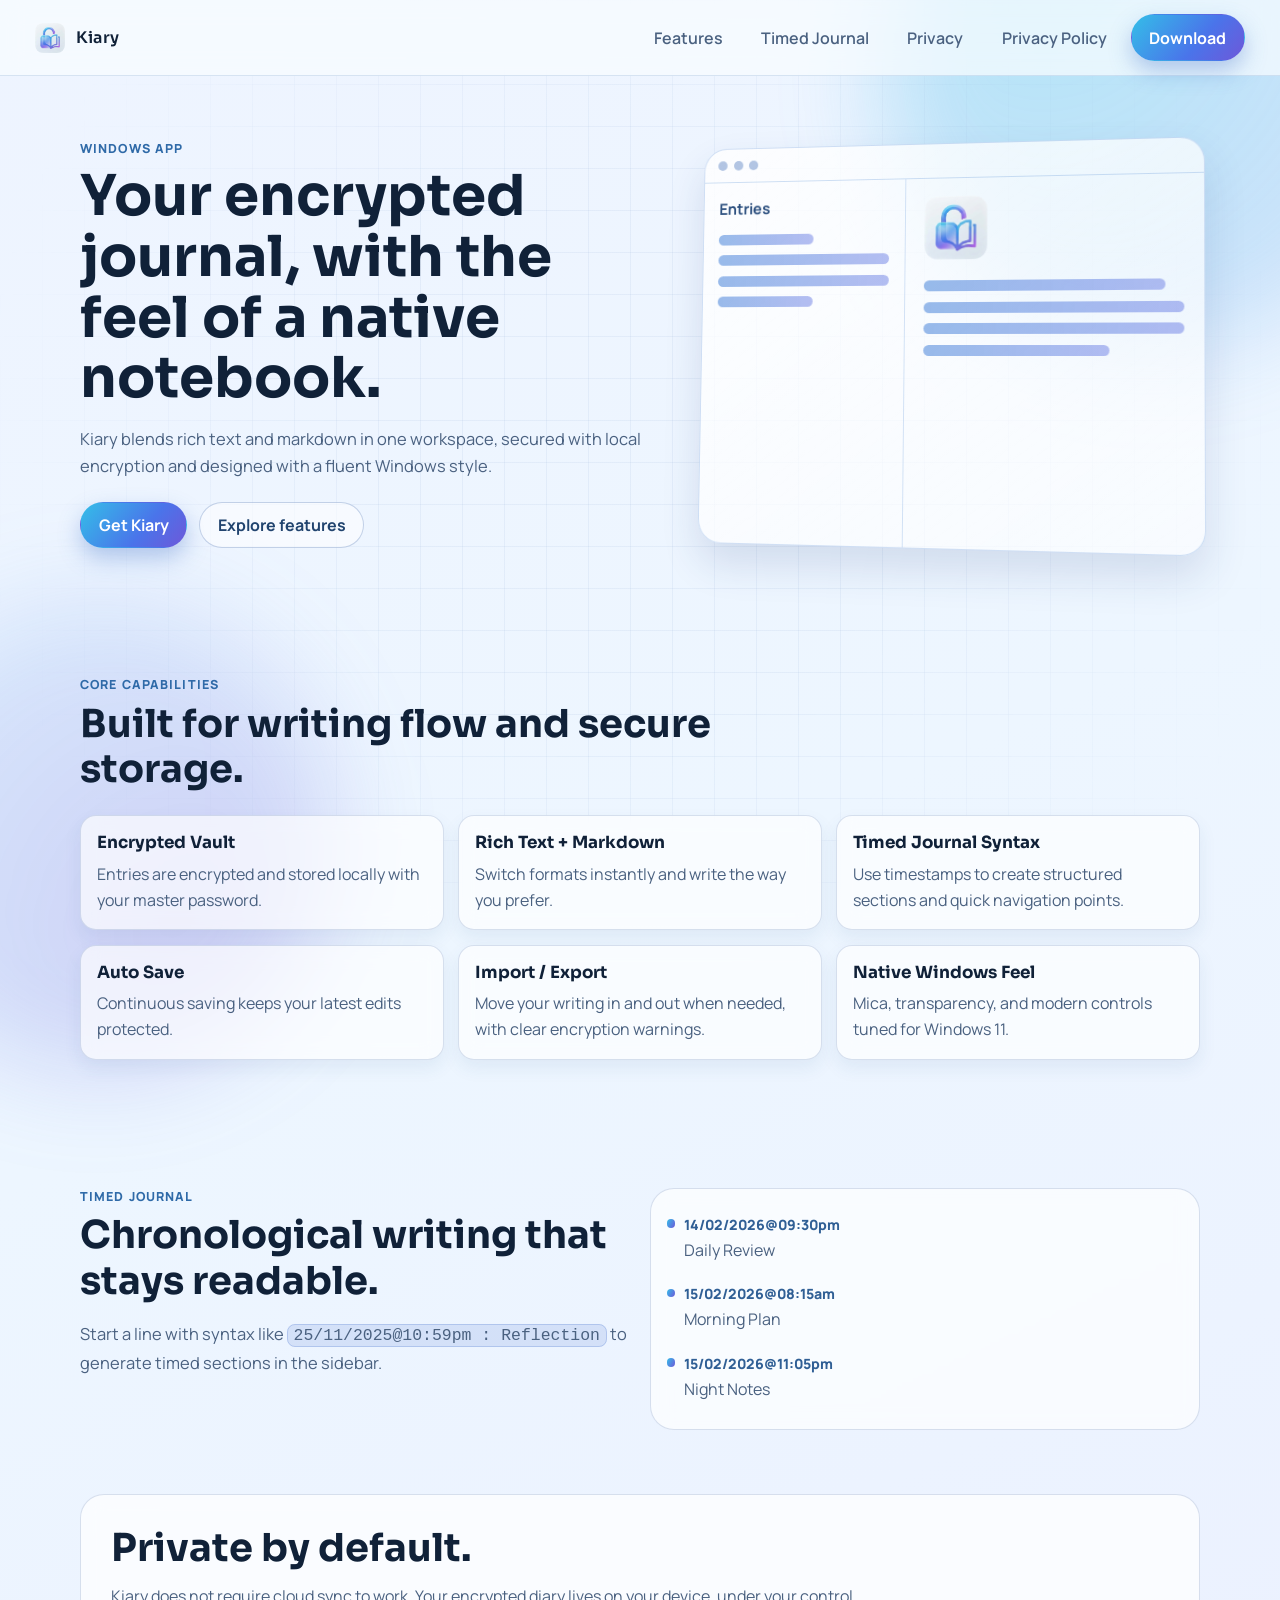
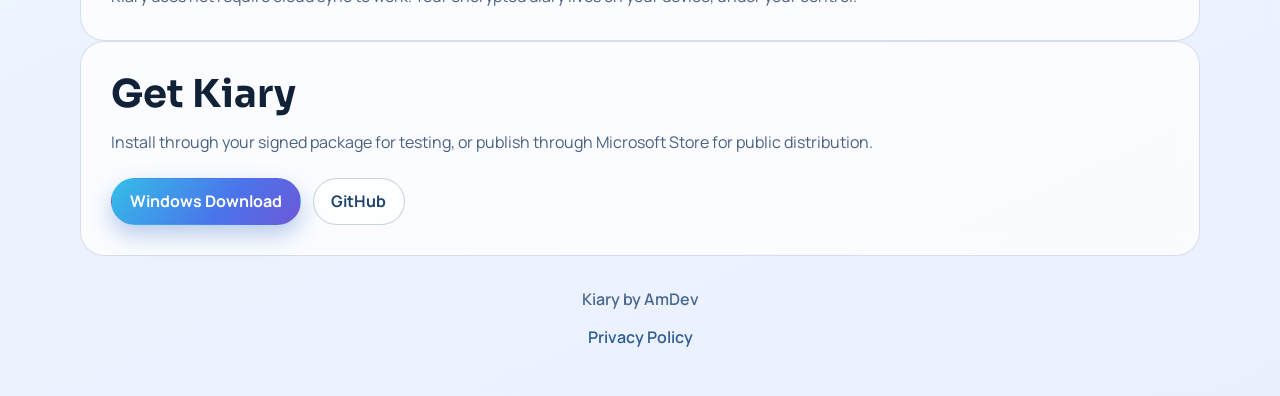
<file: index.html>
<!doctype html>
<html lang="en">
<head>
  <meta charset="utf-8">
  <meta name="viewport" content="width=device-width, initial-scale=1">
  <title>Kiary | Encrypted Diary for Windows</title>
  <meta name="description" content="Kiary is a modern encrypted diary for Windows with rich text, markdown, and timed journal sections.">
  <link rel="preconnect" href="https://fonts.googleapis.com">
  <link rel="preconnect" href="https://fonts.gstatic.com" crossorigin>
  <link href="https://fonts.googleapis.com/css2?family=Manrope:wght@400;500;600;700;800&family=Sora:wght@500;600;700&display=swap" rel="stylesheet">
  <link rel="stylesheet" href="./styles.css">
</head>
<body>
  <div class="bg-orb orb-a"></div>
  <div class="bg-orb orb-b"></div>
  <div class="bg-grid"></div>

  <header class="topbar">
    <a class="brand" href="#">
      <img src="./assets/logo.png" alt="Kiary logo">
      <span>Kiary</span>
    </a>
    <nav>
      <a href="#features">Features</a>
      <a href="#timed-journal">Timed Journal</a>
      <a href="#privacy">Privacy</a>
      <a href="./privacy.html">Privacy Policy</a>
      <a class="btn btn-solid" href="#download">Download</a>
    </nav>
  </header>

  <main>
    <section class="hero section">
      <div class="hero-copy reveal">
        <p class="eyebrow">Windows app</p>
        <h1>Your encrypted journal, with the feel of a native notebook.</h1>
        <p class="sub">
          Kiary blends rich text and markdown in one workspace, secured with local encryption and designed with a fluent Windows style.
        </p>
        <div class="actions">
          <a class="btn btn-solid" href="#download">Get Kiary</a>
          <a class="btn btn-ghost" href="#features">Explore features</a>
        </div>
      </div>

      <div class="hero-art reveal delay-1">
        <div class="glass-card">
          <div class="glass-top">
            <span></span><span></span><span></span>
          </div>
          <div class="mock-content">
            <aside>
              <p class="mock-title">Entries</p>
              <div class="line sm"></div>
              <div class="line"></div>
              <div class="line"></div>
              <div class="line sm"></div>
            </aside>
            <article>
              <img src="./assets/logo.png" alt="Kiary app icon">
              <div class="line xl"></div>
              <div class="line"></div>
              <div class="line"></div>
              <div class="line md"></div>
            </article>
          </div>
        </div>
      </div>
    </section>

    <section id="features" class="section">
      <div class="section-head reveal">
        <p class="eyebrow">Core capabilities</p>
        <h2>Built for writing flow and secure storage.</h2>
      </div>
      <div class="feature-grid">
        <article class="feature-card reveal">
          <h3>Encrypted Vault</h3>
          <p>Entries are encrypted and stored locally with your master password.</p>
        </article>
        <article class="feature-card reveal delay-1">
          <h3>Rich Text + Markdown</h3>
          <p>Switch formats instantly and write the way you prefer.</p>
        </article>
        <article class="feature-card reveal delay-2">
          <h3>Timed Journal Syntax</h3>
          <p>Use timestamps to create structured sections and quick navigation points.</p>
        </article>
        <article class="feature-card reveal">
          <h3>Auto Save</h3>
          <p>Continuous saving keeps your latest edits protected.</p>
        </article>
        <article class="feature-card reveal delay-1">
          <h3>Import / Export</h3>
          <p>Move your writing in and out when needed, with clear encryption warnings.</p>
        </article>
        <article class="feature-card reveal delay-2">
          <h3>Native Windows Feel</h3>
          <p>Mica, transparency, and modern controls tuned for Windows 11.</p>
        </article>
      </div>
    </section>

    <section id="timed-journal" class="section split">
      <div class="reveal">
        <p class="eyebrow">Timed journal</p>
        <h2>Chronological writing that stays readable.</h2>
        <p class="sub">
          Start a line with syntax like <code>25/11/2025@10:59pm : Reflection</code> to generate timed sections in the sidebar.
        </p>
      </div>
      <div class="timeline reveal delay-1">
        <div class="point"><span>14/02/2026@09:30pm</span><p>Daily Review</p></div>
        <div class="point"><span>15/02/2026@08:15am</span><p>Morning Plan</p></div>
        <div class="point"><span>15/02/2026@11:05pm</span><p>Night Notes</p></div>
      </div>
    </section>

    <section id="privacy" class="section callout reveal">
      <h2>Private by default.</h2>
      <p>Kiary does not require cloud sync to work. Your encrypted diary lives on your device, under your control.</p>
    </section>

    <section id="download" class="section download reveal">
      <h2>Get Kiary</h2>
      <p>Install through your signed package for testing, or publish through Microsoft Store for public distribution.</p>
      <div class="actions">
        <a class="btn btn-solid" href="#" aria-disabled="true">Windows Download</a>
        <a class="btn btn-ghost" href="https://github.com/Amne-Dev" target="_blank" rel="noreferrer">GitHub</a>
      </div>
    </section>
  </main>

  <footer>
    <p>Kiary by AmDev</p>
    <p><a href="./privacy.html">Privacy Policy</a></p>
  </footer>

  <script src="./script.js"></script>
</body>
</html>
</file>
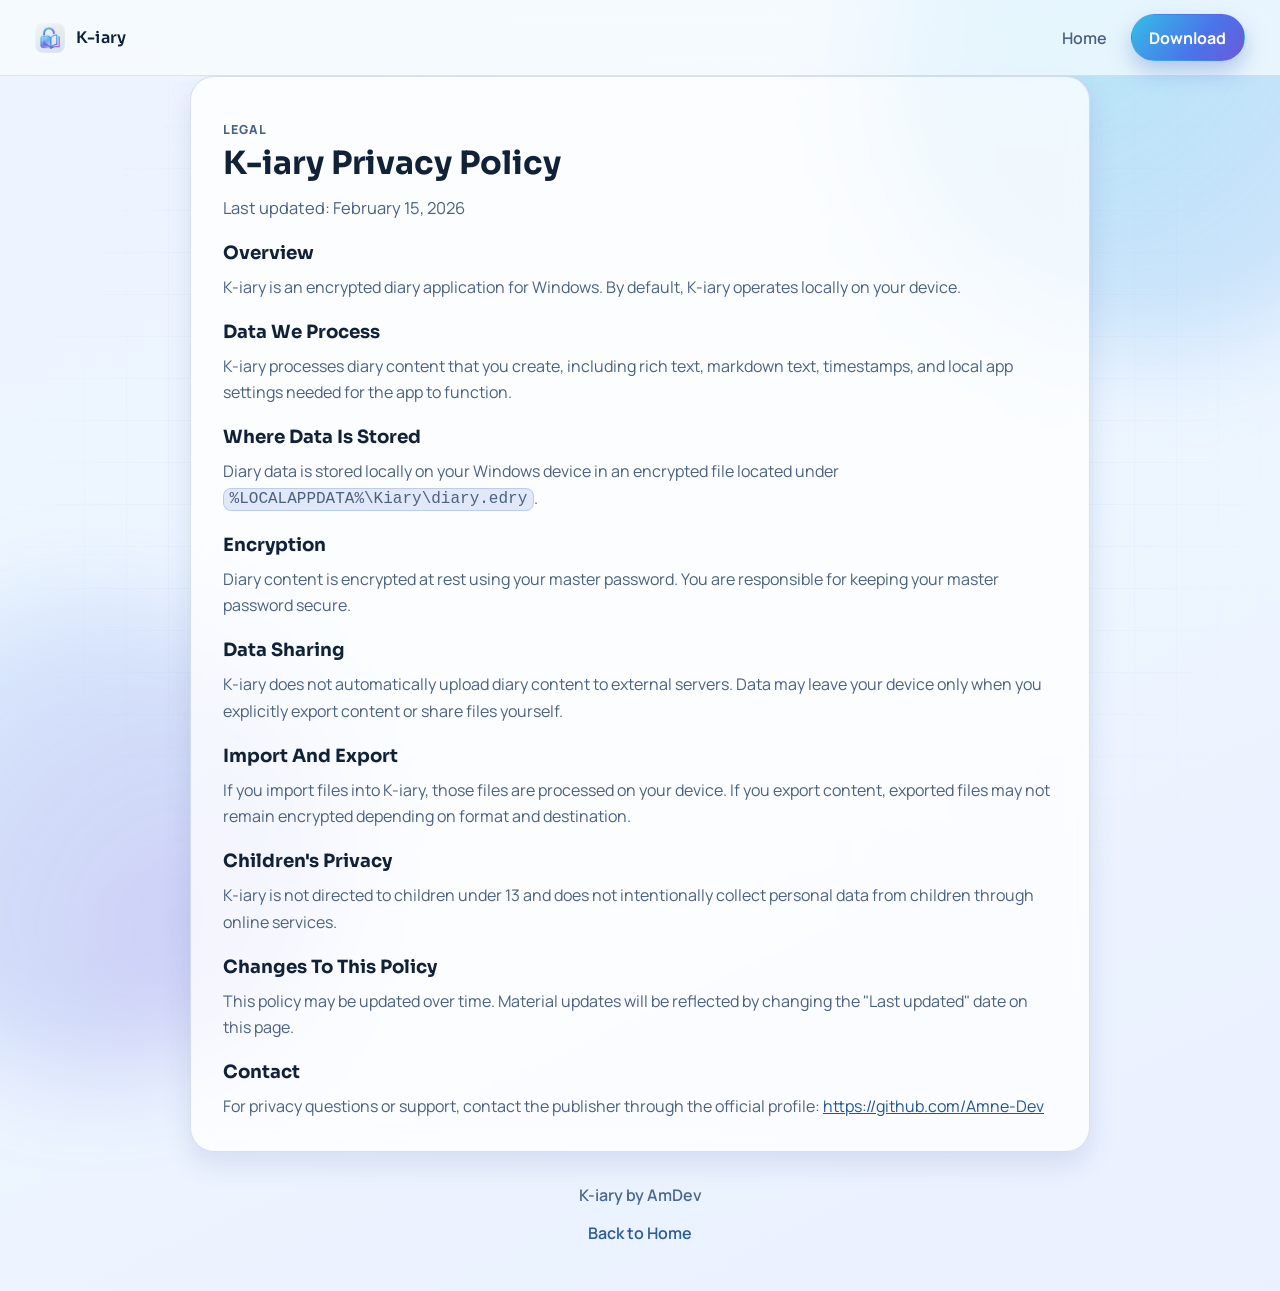
<file: privacy.html>
<!doctype html>
<html lang="en">
<head>
  <meta charset="utf-8">
  <meta name="viewport" content="width=device-width, initial-scale=1">
  <title>Kiary Privacy Policy</title>
  <meta name="description" content="Privacy policy for K-iary (Kiary), encrypted diary app for Windows.">
  <link rel="preconnect" href="https://fonts.googleapis.com">
  <link rel="preconnect" href="https://fonts.gstatic.com" crossorigin>
  <link href="https://fonts.googleapis.com/css2?family=Manrope:wght@400;500;600;700;800&family=Sora:wght@500;600;700&display=swap" rel="stylesheet">
  <link rel="stylesheet" href="./styles.css">
</head>
<body>
  <div class="bg-orb orb-a"></div>
  <div class="bg-orb orb-b"></div>
  <div class="bg-grid"></div>

  <header class="topbar">
    <a class="brand" href="./index.html">
      <img src="./assets/logo.png" alt="K-iary logo">
      <span>K-iary</span>
    </a>
    <nav>
      <a href="./index.html">Home</a>
      <a class="btn btn-solid" href="./index.html#download">Download</a>
    </nav>
  </header>

  <main class="policy-page">
    <section class="section policy-card">
      <p class="eyebrow">Legal</p>
      <h1>K-iary Privacy Policy</h1>
      <p class="sub">Last updated: February 15, 2026</p>

      <h2>Overview</h2>
      <p>
        K-iary is an encrypted diary application for Windows. By default, K-iary operates locally on your device.
      </p>

      <h2>Data We Process</h2>
      <p>
        K-iary processes diary content that you create, including rich text, markdown text, timestamps, and local app settings needed for the app to function.
      </p>

      <h2>Where Data Is Stored</h2>
      <p>
        Diary data is stored locally on your Windows device in an encrypted file located under
        <code>%LOCALAPPDATA%\Kiary\diary.edry</code>.
      </p>

      <h2>Encryption</h2>
      <p>
        Diary content is encrypted at rest using your master password. You are responsible for keeping your master password secure.
      </p>

      <h2>Data Sharing</h2>
      <p>
        K-iary does not automatically upload diary content to external servers. Data may leave your device only when you explicitly export content or share files yourself.
      </p>

      <h2>Import And Export</h2>
      <p>
        If you import files into K-iary, those files are processed on your device. If you export content, exported files may not remain encrypted depending on format and destination.
      </p>

      <h2>Children's Privacy</h2>
      <p>
        K-iary is not directed to children under 13 and does not intentionally collect personal data from children through online services.
      </p>

      <h2>Changes To This Policy</h2>
      <p>
        This policy may be updated over time. Material updates will be reflected by changing the "Last updated" date on this page.
      </p>

      <h2>Contact</h2>
      <p>
        For privacy questions or support, contact the publisher through the official profile:
        <a href="https://github.com/Amne-Dev" target="_blank" rel="noreferrer">https://github.com/Amne-Dev</a>
      </p>
    </section>
  </main>

  <footer>
    <p>K-iary by AmDev</p>
    <p><a href="./index.html">Back to Home</a></p>
  </footer>
</body>
</html>
</file>
<file: styles.css>
:root {
  --bg: #eef4ff;
  --bg-alt: #f8fbff;
  --ink: #102138;
  --muted: #4a6180;
  --line: rgba(69, 107, 164, 0.2);
  --brand-a: #34bee8;
  --brand-b: #4a74ea;
  --brand-c: #6e58d9;
  --glass: rgba(255, 255, 255, 0.58);
  --glass-strong: rgba(255, 255, 255, 0.82);
  --shadow: 0 20px 40px rgba(32, 67, 129, 0.14);
  --radius-lg: 24px;
  --radius-md: 16px;
}

* {
  box-sizing: border-box;
}

html,
body {
  margin: 0;
  padding: 0;
  min-height: 100%;
}

body {
  font-family: "Manrope", "Segoe UI", sans-serif;
  color: var(--ink);
  background: linear-gradient(155deg, var(--bg) 0%, #edf6ff 46%, #ebf0ff 100%);
  overflow-x: hidden;
}

.bg-orb {
  position: fixed;
  border-radius: 999px;
  filter: blur(48px);
  z-index: -2;
  pointer-events: none;
}

.orb-a {
  width: 34rem;
  height: 34rem;
  background: radial-gradient(circle at 30% 30%, rgba(64, 196, 231, 0.34), rgba(74, 116, 234, 0.15));
  top: -12rem;
  right: -9rem;
}

.orb-b {
  width: 30rem;
  height: 30rem;
  background: radial-gradient(circle at 70% 70%, rgba(110, 88, 217, 0.25), rgba(75, 196, 245, 0.12));
  left: -9rem;
  bottom: -11rem;
}

.bg-grid {
  position: fixed;
  inset: 0;
  z-index: -1;
  background-image:
    linear-gradient(to right, rgba(140, 169, 210, 0.12) 1px, transparent 1px),
    linear-gradient(to bottom, rgba(140, 169, 210, 0.12) 1px, transparent 1px);
  background-size: 42px 42px;
  mask-image: radial-gradient(circle at center, black 35%, transparent 85%);
  pointer-events: none;
}

.topbar {
  position: sticky;
  top: 0;
  z-index: 20;
  display: flex;
  align-items: center;
  justify-content: space-between;
  gap: 1rem;
  padding: 0.9rem clamp(1rem, 3vw, 2.2rem);
  backdrop-filter: blur(14px);
  background: rgba(248, 252, 255, 0.72);
  border-bottom: 1px solid rgba(120, 156, 204, 0.25);
}

.brand {
  display: inline-flex;
  align-items: center;
  gap: 0.65rem;
  color: var(--ink);
  text-decoration: none;
  font-family: "Sora", "Segoe UI", sans-serif;
  font-weight: 600;
  letter-spacing: 0.02em;
}

.brand img {
  width: 30px;
  height: 30px;
  border-radius: 8px;
}

nav {
  display: inline-flex;
  align-items: center;
  gap: 0.6rem;
}

nav a {
  color: var(--muted);
  text-decoration: none;
  font-weight: 600;
  padding: 0.55rem 0.9rem;
  border-radius: 999px;
  transition: background-color 0.25s ease, color 0.25s ease;
}

nav a:hover {
  background: rgba(87, 130, 206, 0.13);
  color: #173258;
}

.btn {
  display: inline-flex;
  align-items: center;
  justify-content: center;
  border-radius: 999px;
  text-decoration: none;
  font-weight: 700;
  padding: 0.7rem 1.1rem;
  border: 1px solid transparent;
  transition: transform 0.25s ease, box-shadow 0.25s ease, background-color 0.25s ease;
}

.btn:hover {
  transform: translateY(-1px);
}

.btn-solid {
  color: #fff;
  background: linear-gradient(130deg, var(--brand-a), var(--brand-b) 60%, var(--brand-c));
  box-shadow: 0 10px 22px rgba(60, 109, 197, 0.34);
}

.btn-ghost {
  color: #21446f;
  border-color: rgba(54, 97, 170, 0.28);
  background: rgba(255, 255, 255, 0.54);
}

main {
  width: min(1120px, 94vw);
  margin: 0 auto;
}

.section {
  padding: clamp(2rem, 5vw, 4rem) 0;
}

.hero {
  display: grid;
  grid-template-columns: 1.06fr 0.94fr;
  align-items: center;
  gap: clamp(1.2rem, 3vw, 2.2rem);
  padding-top: clamp(2.5rem, 5vw, 4.5rem);
}

.hero-copy h1,
h2,
h3 {
  font-family: "Sora", "Segoe UI", sans-serif;
  margin: 0;
}

h1 {
  font-family: "Sora", "Segoe UI", sans-serif;
  margin: 0;
}

.hero-copy h1 {
  font-size: clamp(2rem, 4.4vw, 3.65rem);
  line-height: 1.08;
  max-width: 14ch;
}

.eyebrow {
  margin: 0 0 0.55rem;
  font-weight: 800;
  text-transform: uppercase;
  letter-spacing: 0.09em;
  color: #2f6aa8;
  font-size: 0.78rem;
}

.sub {
  margin: 1rem 0 0;
  color: var(--muted);
  line-height: 1.65;
  font-size: 1.03rem;
  max-width: 60ch;
}

.actions {
  display: flex;
  flex-wrap: wrap;
  gap: 0.75rem;
  margin-top: 1.4rem;
}

.hero-art {
  perspective: 1200px;
}

.glass-card {
  border: 1px solid rgba(126, 167, 222, 0.35);
  border-radius: var(--radius-lg);
  background: linear-gradient(145deg, var(--glass-strong), var(--glass));
  box-shadow: var(--shadow);
  overflow: hidden;
  transform: rotateY(-9deg) rotateX(3deg);
}

.glass-top {
  display: flex;
  gap: 0.4rem;
  padding: 0.75rem 0.9rem;
  border-bottom: 1px solid rgba(136, 174, 225, 0.4);
}

.glass-top span {
  width: 10px;
  height: 10px;
  border-radius: 50%;
  background: rgba(89, 129, 193, 0.45);
}

.mock-content {
  display: grid;
  grid-template-columns: 0.42fr 0.58fr;
  min-height: 370px;
}

.mock-content aside {
  padding: 1rem;
  border-right: 1px solid rgba(136, 174, 225, 0.35);
}

.mock-content article {
  padding: 1.15rem;
}

.mock-title {
  margin: 0 0 1rem;
  font-weight: 700;
  color: #2d507f;
}

.mock-content article img {
  width: 64px;
  height: 64px;
  border-radius: 14px;
  margin-bottom: 1rem;
}

.line {
  height: 11px;
  border-radius: 999px;
  margin-bottom: 0.65rem;
  background: linear-gradient(90deg, rgba(85, 141, 220, 0.6), rgba(93, 112, 225, 0.45));
}

.line.sm {
  width: 56%;
}

.line.md {
  width: 72%;
}

.line.xl {
  width: 93%;
}

.section-head {
  max-width: 760px;
  margin-bottom: 1.4rem;
}

h2 {
  font-size: clamp(1.5rem, 3vw, 2.45rem);
  line-height: 1.18;
}

.feature-grid {
  display: grid;
  grid-template-columns: repeat(3, minmax(0, 1fr));
  gap: 0.9rem;
}

.feature-card {
  border: 1px solid var(--line);
  border-radius: var(--radius-md);
  background: rgba(255, 255, 255, 0.67);
  backdrop-filter: blur(10px);
  padding: 1rem;
  box-shadow: 0 8px 18px rgba(38, 83, 146, 0.08);
}

.feature-card h3 {
  font-size: 1.05rem;
}

.feature-card p {
  margin: 0.55rem 0 0;
  color: var(--muted);
  line-height: 1.6;
}

.split {
  display: grid;
  grid-template-columns: 1fr 1fr;
  gap: 1.2rem;
  align-items: start;
}

.timeline {
  border-radius: var(--radius-lg);
  border: 1px solid var(--line);
  background: rgba(255, 255, 255, 0.67);
  backdrop-filter: blur(10px);
  padding: 1rem;
}

.point {
  position: relative;
  padding: 0.5rem 0 0.85rem 1.1rem;
}

.point::before {
  content: "";
  position: absolute;
  left: 0;
  top: 0.9rem;
  width: 0.55rem;
  height: 0.55rem;
  border-radius: 50%;
  background: linear-gradient(120deg, var(--brand-a), var(--brand-c));
}

.point span {
  font-weight: 800;
  font-size: 0.88rem;
  color: #305f95;
}

.point p {
  margin: 0.25rem 0 0;
  color: var(--muted);
}

.callout,
.download {
  border: 1px solid var(--line);
  border-radius: var(--radius-lg);
  background: rgba(255, 255, 255, 0.73);
  backdrop-filter: blur(10px);
  padding: clamp(1.2rem, 3vw, 1.9rem);
}

.callout p,
.download p {
  margin: 0.75rem 0 0;
  color: var(--muted);
  line-height: 1.65;
}

footer {
  text-align: center;
  color: #49688f;
  font-weight: 600;
  padding: 1rem 0 2rem;
}

footer a {
  color: #2c5c93;
  text-decoration: none;
}

footer a:hover {
  text-decoration: underline;
}

code {
  font-family: "Cascadia Code", "Consolas", monospace;
  background: rgba(74, 118, 207, 0.15);
  border: 1px solid rgba(74, 118, 207, 0.25);
  border-radius: 8px;
  padding: 0.08rem 0.35rem;
}

.reveal {
  opacity: 0;
  transform: translateY(18px);
  transition: opacity 0.55s ease, transform 0.55s ease;
}

.reveal.is-visible {
  opacity: 1;
  transform: translateY(0);
}

.reveal.delay-1 {
  transition-delay: 0.08s;
}

.reveal.delay-2 {
  transition-delay: 0.16s;
}

@media (max-width: 960px) {
  .hero,
  .split {
    grid-template-columns: 1fr;
  }

  .feature-grid {
    grid-template-columns: repeat(2, minmax(0, 1fr));
  }

  .glass-card {
    transform: none;
  }
}

@media (max-width: 680px) {
  nav a:not(.btn) {
    display: none;
  }

  .feature-grid {
    grid-template-columns: 1fr;
  }

  .mock-content {
    min-height: 300px;
  }
}

.policy-page {
  width: min(900px, 94vw);
  margin: 0 auto;
}

.policy-card {
  border: 1px solid var(--line);
  border-radius: var(--radius-lg);
  background: rgba(255, 255, 255, 0.76);
  backdrop-filter: blur(10px);
  padding: clamp(1.1rem, 3vw, 2rem);
  box-shadow: 0 12px 28px rgba(32, 67, 129, 0.12);
}

.policy-card h1 {
  font-size: clamp(1.45rem, 2.5vw, 2rem);
  margin-top: 0.2rem;
}

.policy-card h2 {
  margin-top: 1.3rem;
  font-size: clamp(1rem, 1.45vw, 1.14rem);
}

.policy-card p {
  margin: 0.65rem 0 0;
  color: var(--muted);
  line-height: 1.65;
}

.policy-card a {
  color: #1f5693;
}
</file>
